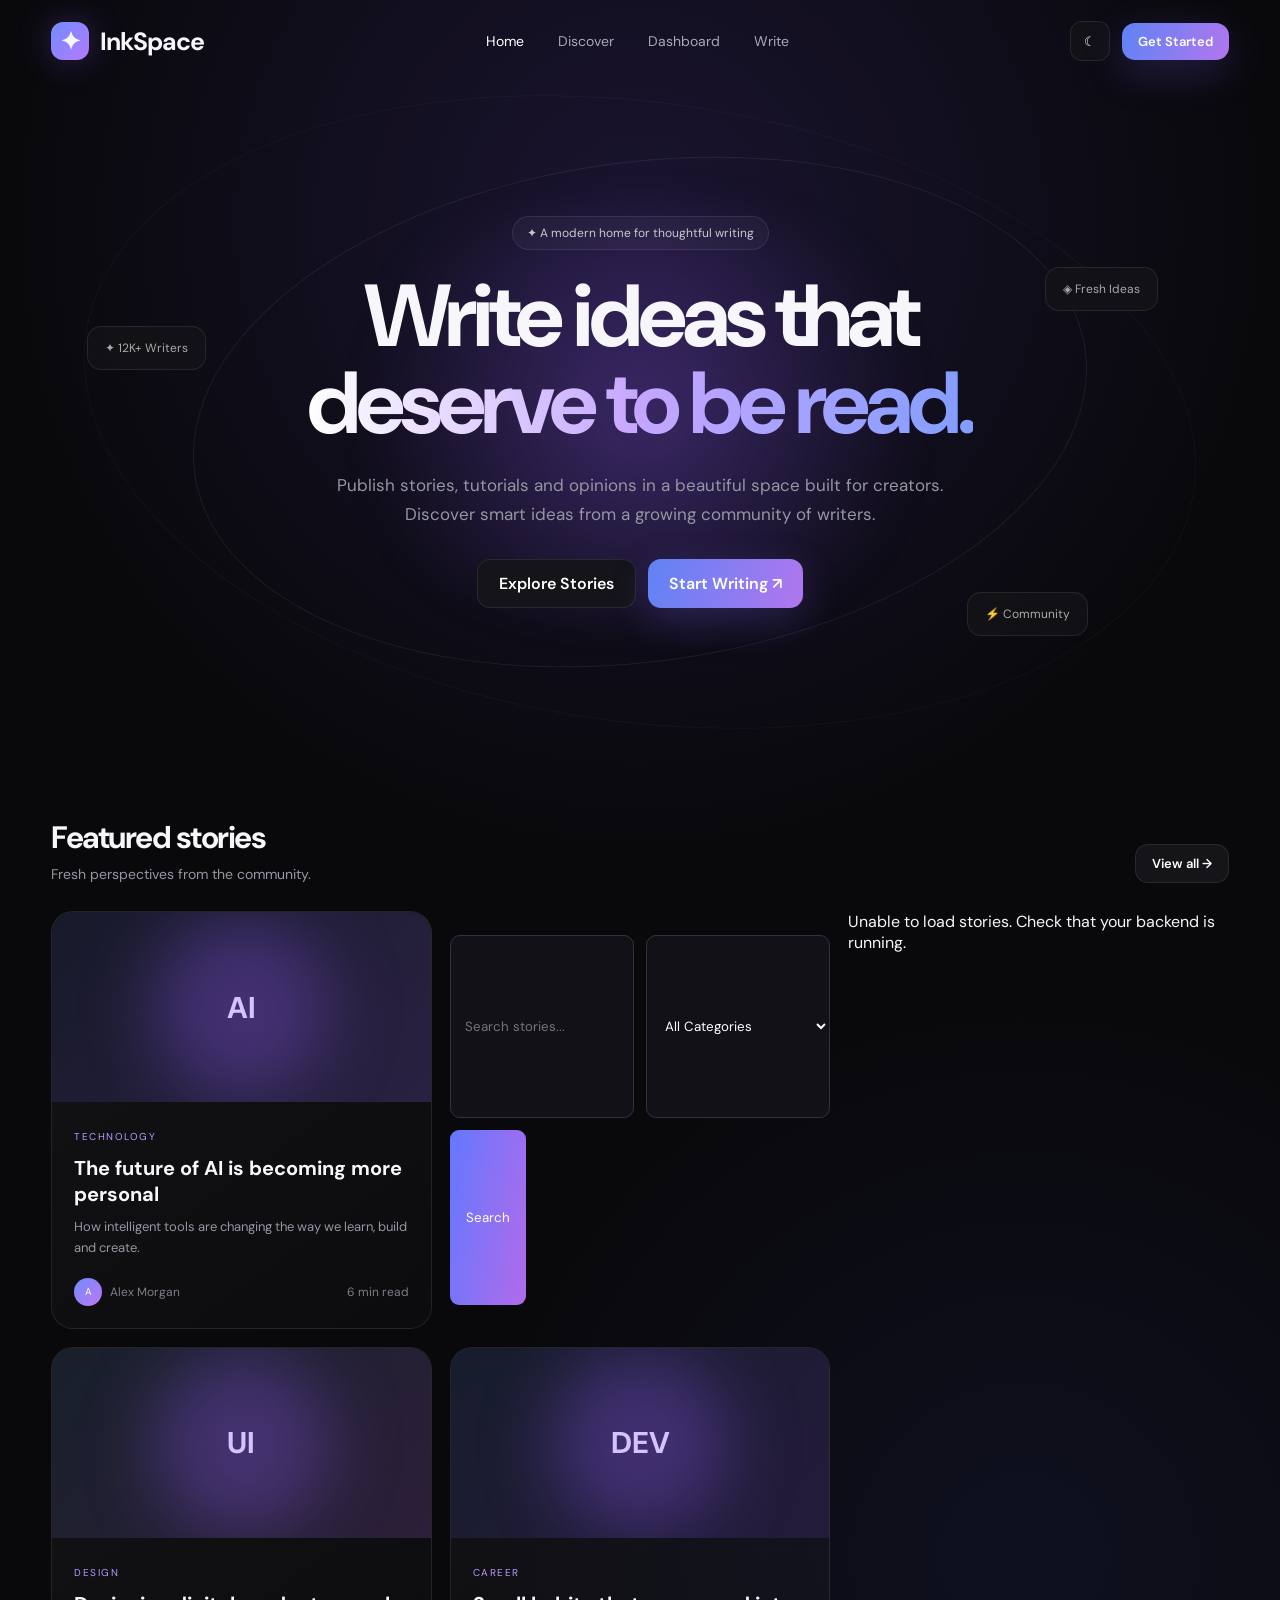
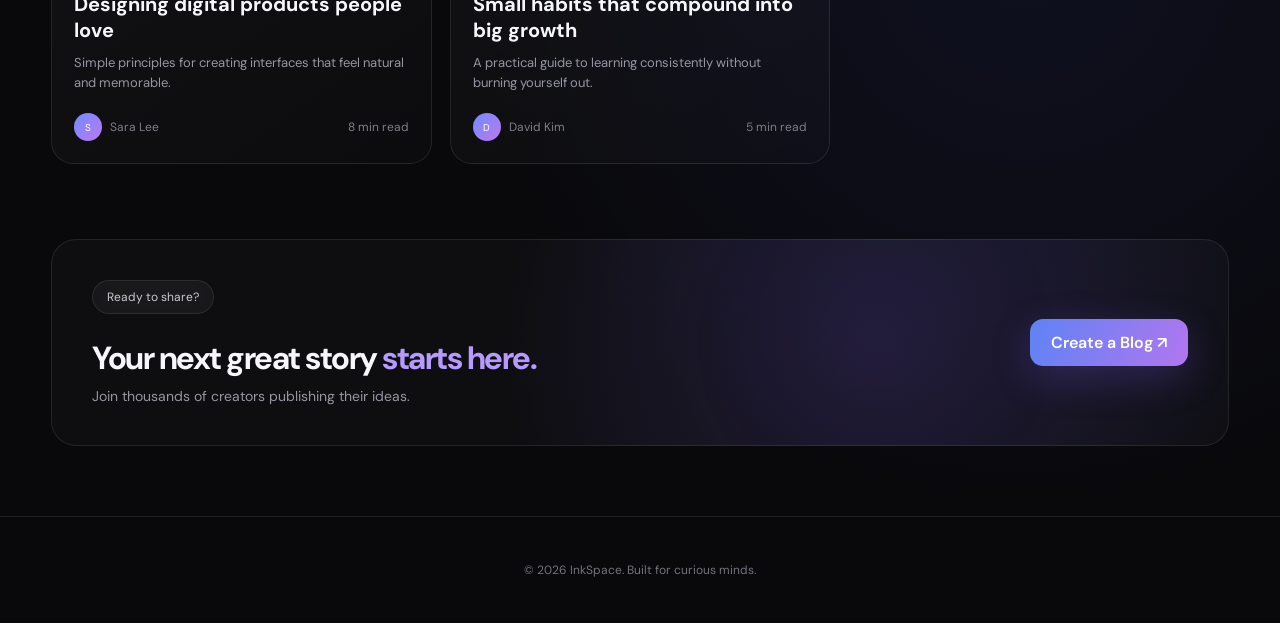
<file: index.html>
<!doctype html>
<html lang="en">
  <head>
    <meta charset="UTF-8" />
    <meta name="viewport" content="width=device-width, initial-scale=1.0" />
    <title>InkSpace - Modern Blog</title>
    <link rel="stylesheet" href="./style.css" />
  </head>

  <body>
    <header class="navbar container">
      <a href="index.html" class="logo">
        <span class="logo-icon">✦</span>
        InkSpace
      </a>

      <nav class="nav-links">
        <a href="index.html" class="active">Home</a>
        <a href="#featured">Discover</a>
        <a href="dashboard.html">Dashboard</a>
        <a href="create-blog.html">Write</a>
      </nav>

      <div class="nav-actions">
        <button class="theme-btn" id="themeBtn">☾</button>
        <a href="login.html" class="btn btn-primary small-btn"> Get Started </a>
      </div>
    </header>

    <main>
      <!-- HERO -->

      <section class="hero container">
        <div class="orbit orbit-one"></div>
        <div class="orbit orbit-two"></div>

        <div class="floating-card floating-one">✦ 12K+ Writers</div>

        <div class="floating-card floating-two">◈ Fresh Ideas</div>

        <div class="floating-card floating-three">⚡ Community</div>

        <div class="hero-content reveal">
          <span class="hero-badge">
            ✦ A modern home for thoughtful writing
          </span>

          <h1>
            Write ideas that
            <br />
            <span>deserve to be read.</span>
          </h1>

          <p>
            Publish stories, tutorials and opinions in a beautiful space built
            for creators. Discover smart ideas from a growing community of
            writers.
          </p>

          <div class="hero-buttons">
            <a href="#featured" class="btn btn-dark"> Explore Stories </a>

            <a href="create-blog.html" class="btn btn-primary">
              Start Writing ↗
            </a>
          </div>
        </div>
      </section>

      <!-- FEATURED POSTS -->

      <section class="section container" id="featured">
        <div class="section-heading">
          <div>
            <h2>Featured stories</h2>

            <p>Fresh perspectives from the community.</p>
          </div>

          <button class="btn btn-dark small-btn">View all →</button>
        </div>

        <div class="posts-grid" id="postsContainer">
          <!-- CARD 1 -->

          <article class="blog-card reveal">
            <div class="blog-image image-one">
              <span class="image-icon">AI</span>
            </div>

            <div class="blog-content">
              <span class="category"> TECHNOLOGY </span>

              <h3>The future of AI is becoming more personal</h3>

              <p>
                How intelligent tools are changing the way we learn, build and
                create.
              </p>

              <div class="blog-meta">
                <div class="author">
                  <span class="avatar">A</span>
                  Alex Morgan
                </div>

                <span> 6 min read </span>
              </div>
            </div>
          </article>

          <div class="blog-filters">
            <input
              type="search"
              id="searchInput"
              placeholder="Search stories..."
            />

            <select id="categoryFilter">
              <option value="All">All Categories</option>
              <option value="Technology">Technology</option>
              <option value="Programming">Programming</option>
              <option value="Lifestyle">Lifestyle</option>
              <option value="Education">Education</option>
              <option value="General">General</option>
            </select>

            <button id="filterButton">Search</button>
          </div>

          <div id="blogContainer" class="blog-grid"></div>

          <!-- CARD 2 -->

          <article class="blog-card reveal">
            <div class="blog-image image-two">
              <span class="image-icon">UI</span>
            </div>

            <div class="blog-content">
              <span class="category"> DESIGN </span>

              <h3>Designing digital products people love</h3>

              <p>
                Simple principles for creating interfaces that feel natural and
                memorable.
              </p>

              <div class="blog-meta">
                <div class="author">
                  <span class="avatar">S</span>
                  Sara Lee
                </div>

                <span> 8 min read </span>
              </div>
            </div>
          </article>

          <!-- CARD 3 -->

          <article class="blog-card reveal">
            <div class="blog-image image-three">
              <span class="image-icon">DEV</span>
            </div>

            <div class="blog-content">
              <span class="category"> CAREER </span>

              <h3>Small habits that compound into big growth</h3>

              <p>
                A practical guide to learning consistently without burning
                yourself out.
              </p>

              <div class="blog-meta">
                <div class="author">
                  <span class="avatar">D</span>
                  David Kim
                </div>

                <span> 5 min read </span>
              </div>
            </div>
          </article>
        </div>
      </section>

      <!-- CTA -->

      <section class="cta container reveal">
        <div>
          <span class="hero-badge"> Ready to share? </span>

          <h2>
            Your next great story
            <span>starts here.</span>
          </h2>

          <p>Join thousands of creators publishing their ideas.</p>
        </div>

        <a href="create-blog.html" class="btn btn-primary"> Create a Blog ↗ </a>
      </section>
    </main>

    <footer>
      © <span id="year"></span> InkSpace. Built for curious minds.
    </footer>

    <script src="./script.js"></script>
    <script src="./home.js"></script>
  </body>
</html>
</file>
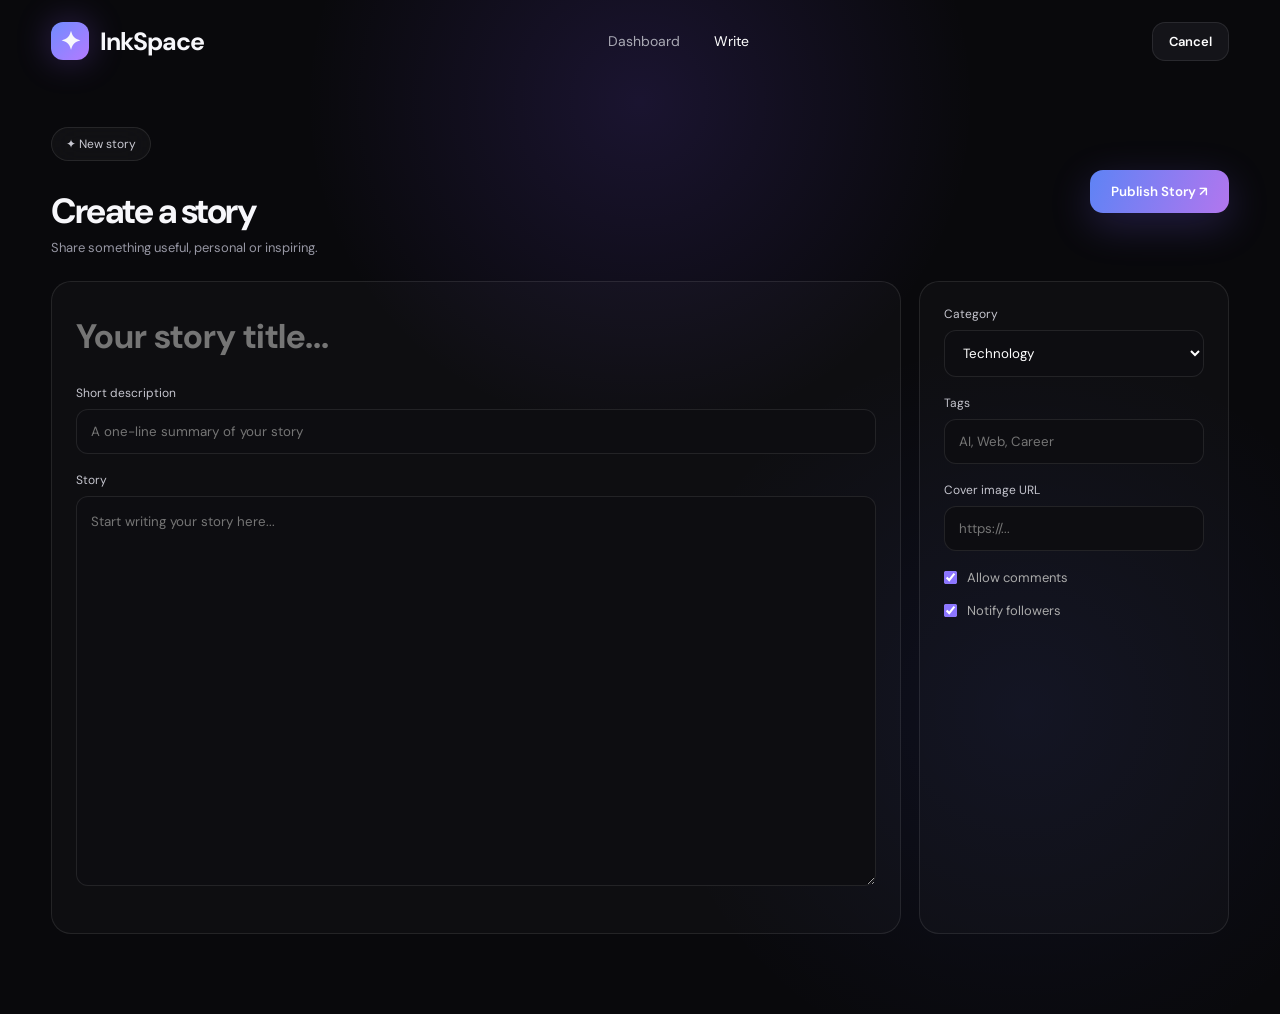
<file: create-blog.html>
<!DOCTYPE html>
<html lang="en">

<head>

    <meta charset="UTF-8">
    <meta name="viewport" content="width=device-width, initial-scale=1.0">

    <title>Create Blog - InkSpace</title>

    <link rel="stylesheet" href="./style.css">

</head>

<body>

<header class="navbar container">

    <a href="index.html" class="logo">
        <span class="logo-icon">✦</span>
        InkSpace
    </a>


    <nav class="nav-links">

        <a href="dashboard.html">
            Dashboard
        </a>

        <a href="create-blog.html" class="active">
            Write
        </a>

    </nav>


    <a href="dashboard.html" class="btn btn-dark small-btn">
        Cancel
    </a>

</header>


<main class="editor container">


    <div class="editor-header">

        <div>

            <span class="hero-badge">
                ✦ New story
            </span>

            <h1>
                Create a story
            </h1>

            <p>
                Share something useful, personal or inspiring.
            </p>

        </div>


        <button form="blogForm" class="btn btn-primary">
            Publish Story ↗
        </button>

    </div>


    <form id="blogForm">


        <div class="editor-layout">


            <!-- MAIN EDITOR -->

            <section class="editor-main">

                <div class="input-group">

                    <input
                        id="title"
                        class="title-input"
                        placeholder="Your story title..."
                        required
                    >

                </div>


                <div class="input-group">

                    <label>
                        Short description
                    </label>

                    <input
                        type="text"
                        placeholder="A one-line summary of your story"
                    >

                </div>


                <div class="input-group">

                    <label>
                        Story
                    </label>

                    <textarea
                        placeholder="Start writing your story here..."
                    ></textarea>

                </div>

            </section>


            <!-- SETTINGS -->

            <aside class="editor-side">

                <div class="input-group">

                    <label>
                        Category
                    </label>

                    <select>

                        <option>
                            Technology
                        </option>

                        <option>
                            Design
                        </option>

                        <option>
                            Career
                        </option>

                        <option>
                            Life
                        </option>

                        <option>
                            Business
                        </option>

                    </select>

                </div>


                <div class="input-group">

                    <label>
                        Tags
                    </label>

                    <input
                        type="text"
                        placeholder="AI, Web, Career"
                    >

                </div>


                <div class="input-group">

                    <label>
                        Cover image URL
                    </label>

                    <input
                        type="text"
                        placeholder="https://..."
                    >

                </div>


                <div class="check-option">

                    <input
                        type="checkbox"
                        checked
                    >

                    Allow comments

                </div>


                <div class="check-option">

                    <input
                        type="checkbox"
                        checked
                    >

                    Notify followers

                </div>

            </aside>


        </div>

    </form>

</main>


<script src="./script.js"></script>
<script src="./create-blog.js"></script>
</body>
</html>
</file>
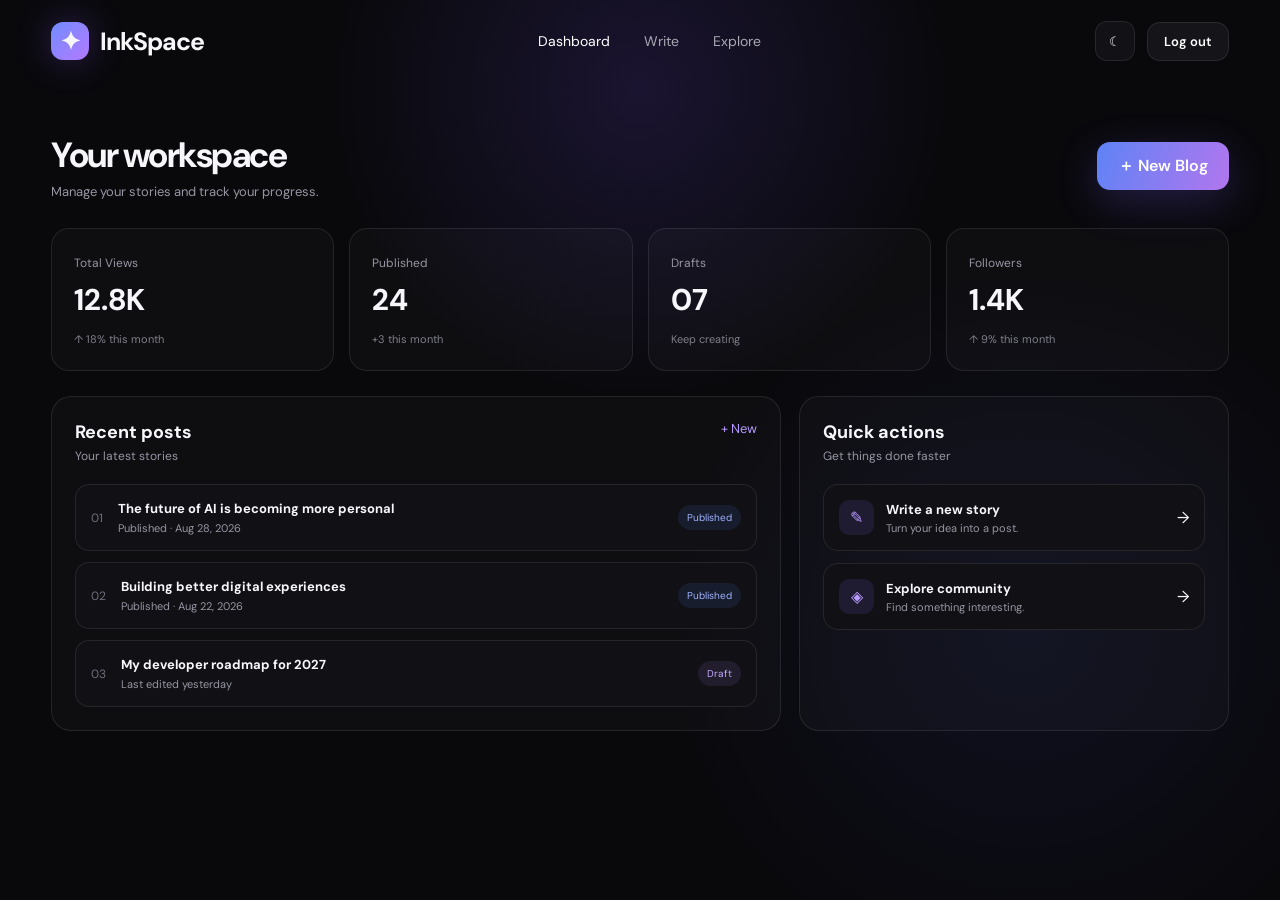
<file: dashboard.html>
<!DOCTYPE html>
<html lang="en">

<head>

    <meta charset="UTF-8">
    <meta name="viewport" content="width=device-width, initial-scale=1.0">

    <title>Dashboard - InkSpace</title>

    <link rel="stylesheet" href="./style.css">

</head>

<body>

<header class="navbar container">

    <a href="index.html" class="logo">
        <span class="logo-icon">✦</span>
        InkSpace
    </a>


    <nav class="nav-links">

        <a href="dashboard.html" class="active">
            Dashboard
        </a>

        <a href="create-blog.html">
            Write
        </a>

        <a href="index.html">
            Explore
        </a>

    </nav>


    <div class="nav-actions">

        <button class="theme-btn" id="themeBtn">
            ☾
        </button>

        <a href="index.html" class="btn btn-dark small-btn">
            Log out
        </a>

    </div>

</header>


<main class="dashboard container">


    <div class="dashboard-header">

        <div>

            <h1>
                Your workspace
            </h1>

            <p>
                Manage your stories and track your progress.
            </p>

        </div>


        <a href="create-blog.html" class="btn btn-primary">
            ＋ New Blog
        </a>

    </div>


    <!-- STATS -->

    <section class="stats-grid">

        <div class="stat-card reveal">

            <span>
                Total Views
            </span>

            <strong>
                12.8K
            </strong>

            <small>
                ↑ 18% this month
            </small>

        </div>


        <div class="stat-card reveal">

            <span>
                Published
            </span>

            <strong>
                24
            </strong>

            <small>
                +3 this month
            </small>

        </div>


        <div class="stat-card reveal">

            <span>
                Drafts
            </span>

            <strong>
                07
            </strong>

            <small>
                Keep creating
            </small>

        </div>


        <div class="stat-card reveal">

            <span>
                Followers
            </span>

            <strong>
                1.4K
            </strong>

            <small>
                ↑ 9% this month
            </small>

        </div>

    </section>


    <section class="dashboard-grid">


        <!-- POSTS -->

        <div class="dashboard-panel">

            <div class="panel-header">

                <div>
                    <h2>
                        Recent posts
                    </h2>

                    <p>
                        Your latest stories
                    </p>
                </div>

                <a href="create-blog.html">
                    + New
                </a>

            </div>


            <div class="post-list">

                <div class="post-row">

                    <div class="post-number">
                        01
                    </div>

                    <div class="post-info">

                        <h3>
                            The future of AI is becoming more personal
                        </h3>

                        <p>
                            Published · Aug 28, 2026
                        </p>

                    </div>

                    <span class="status published">
                        Published
                    </span>

                </div>


                <div class="post-row">

                    <div class="post-number">
                        02
                    </div>

                    <div class="post-info">

                        <h3>
                            Building better digital experiences
                        </h3>

                        <p>
                            Published · Aug 22, 2026
                        </p>

                    </div>

                    <span class="status published">
                        Published
                    </span>

                </div>


                <div class="post-row">

                    <div class="post-number">
                        03
                    </div>

                    <div class="post-info">

                        <h3>
                            My developer roadmap for 2027
                        </h3>

                        <p>
                            Last edited yesterday
                        </p>

                    </div>

                    <span class="status draft">
                        Draft
                    </span>

                </div>

            </div>

        </div>


        <!-- QUICK ACTIONS -->

        <aside class="dashboard-panel">

            <div class="panel-header">

                <div>

                    <h2>
                        Quick actions
                    </h2>

                    <p>
                        Get things done faster
                    </p>

                </div>

            </div>


            <div class="quick-actions">

                <a href="create-blog.html" class="quick-card">

                    <span class="quick-icon">
                        ✎
                    </span>

                    <div>

                        <h3>
                            Write a new story
                        </h3>

                        <p>
                            Turn your idea into a post.
                        </p>

                    </div>

                    <span>
                        →
                    </span>

                </a>


                <a href="index.html#featured" class="quick-card">

                    <span class="quick-icon">
                        ◈
                    </span>

                    <div>

                        <h3>
                            Explore community
                        </h3>

                        <p>
                            Find something interesting.
                        </p>

                    </div>

                    <span>
                        →
                    </span>

                </a>

            </div>

        </aside>

    </section>

</main>


<script src="./script.js"></script>

</body>
</html>
</file>
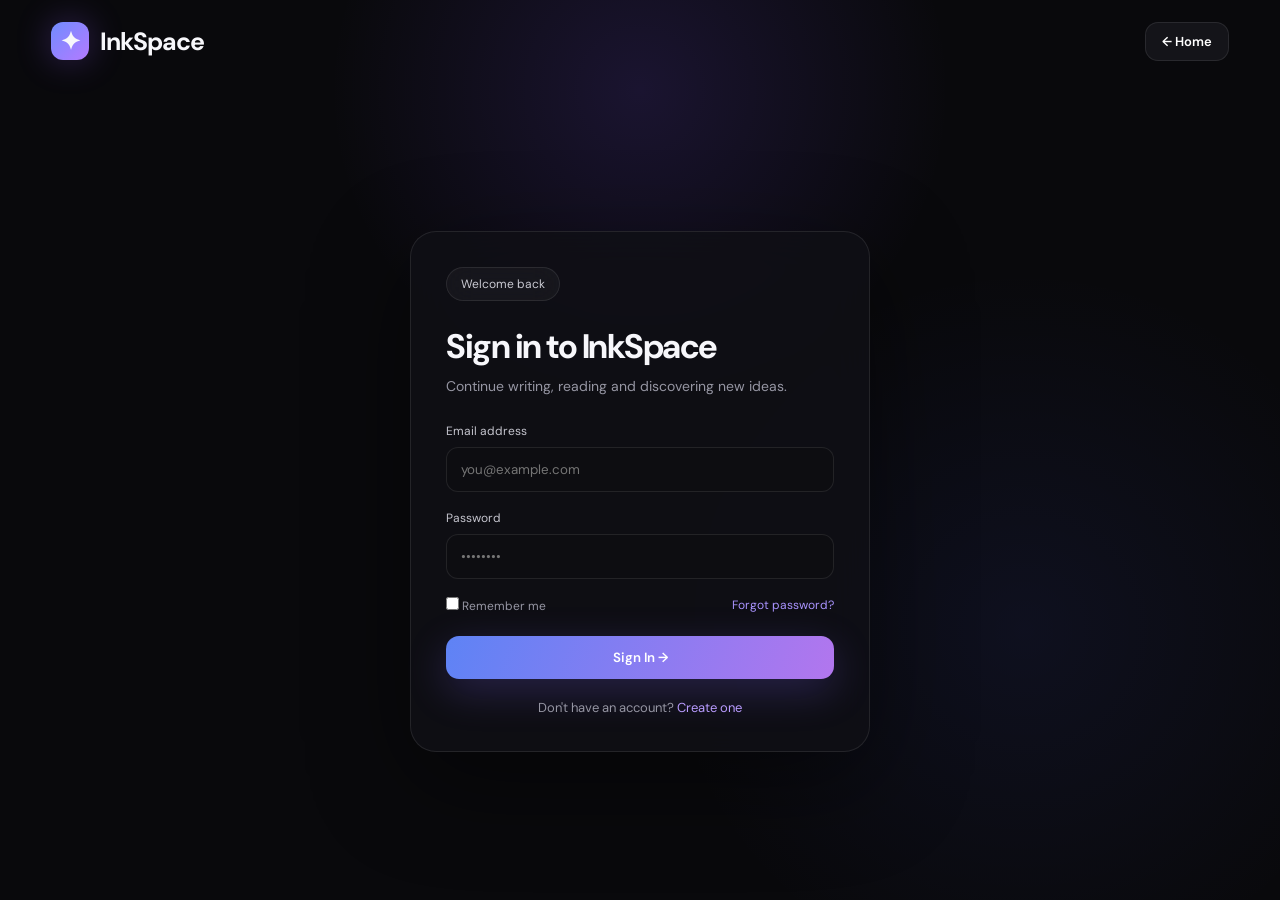
<file: login.html>
<!DOCTYPE html>
<html lang="en">

<head>

    <meta charset="UTF-8">
    <meta name="viewport" content="width=device-width, initial-scale=1.0">

    <title>Login - InkSpace</title>

    <link rel="stylesheet" href="./style.css">

</head>

<body>

<header class="navbar container">

    <a href="index.html" class="logo">
        <span class="logo-icon">✦</span>
        InkSpace
    </a>

    <a href="index.html" class="btn btn-dark small-btn">
        ← Home
    </a>

</header>


<main class="auth-wrapper">

    <section class="auth-card reveal">

        <span class="hero-badge">
            Welcome back
        </span>

        <h1>
            Sign in to InkSpace
        </h1>

        <p>
            Continue writing, reading and discovering
            new ideas.
        </p>


        <form id="loginForm">

            <div class="input-group">

                <label>Email address</label>

                <input
                    type="email"
                    placeholder="you@example.com"
                    required
                >

            </div>


            <div class="input-group">

                <label>Password</label>

                <input
                    type="password"
                    placeholder="••••••••"
                    required
                >

            </div>


            <div class="remember">

                <label>
                    <input type="checkbox">
                    Remember me
                </label>

                <a href="#">
                    Forgot password?
                </a>

            </div>


            <button class="btn btn-primary full-btn">
                Sign In →
            </button>

        </form>


        <div class="switch-text">

            Don't have an account?

            <a href="register.html">
                Create one
            </a>

        </div>

    </section>

</main>


<script src="./script.js"></script>
<script src="./login.js"></script>
</body>
</html>
</file>
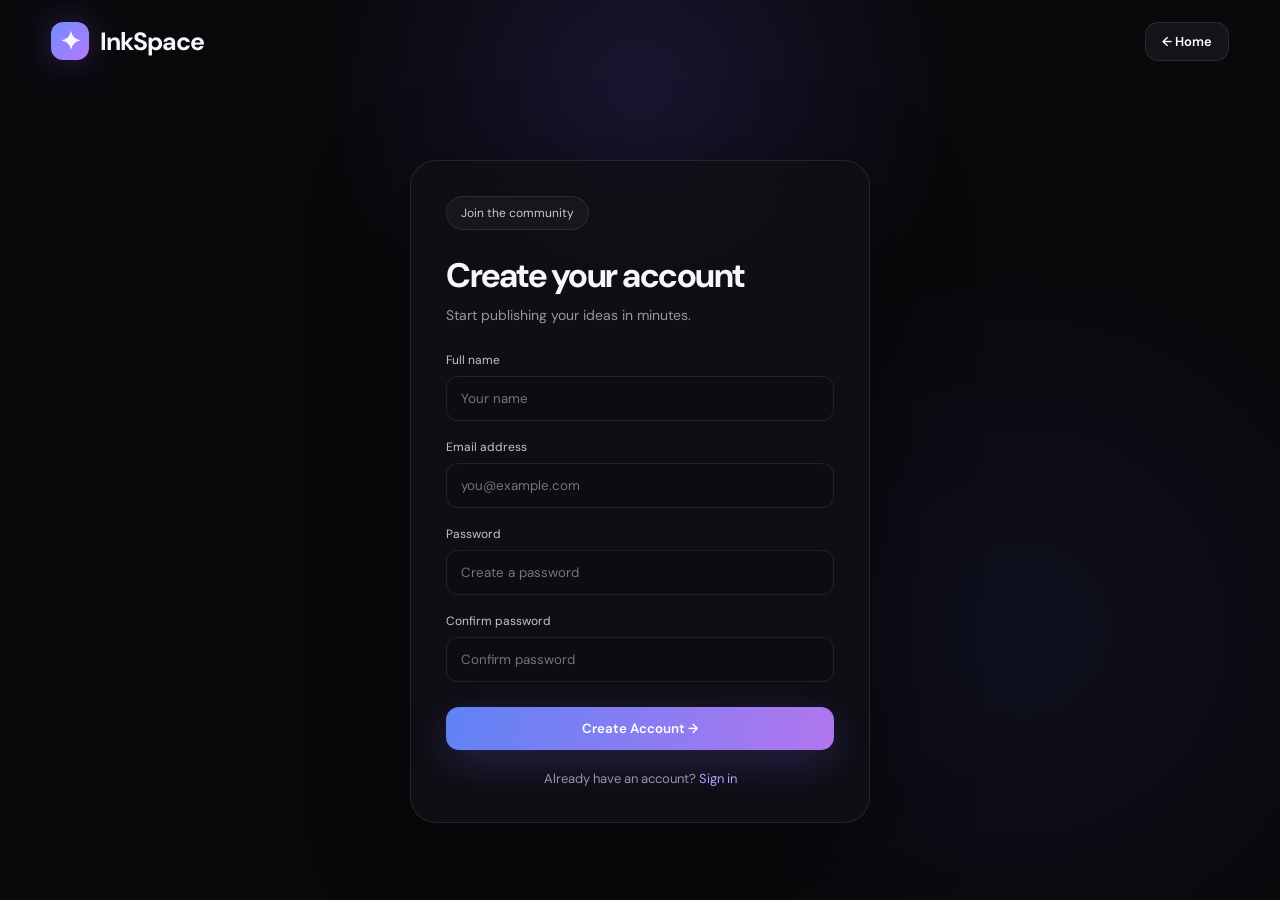
<file: register.html>
<!DOCTYPE html>
<html lang="en">

<head>

    <meta charset="UTF-8">
    <meta name="viewport" content="width=device-width, initial-scale=1.0">

    <title>Register - InkSpace</title>

    <link rel="stylesheet" href="./style.css">

</head>

<body>

<header class="navbar container">

    <a href="index.html" class="logo">
        <span class="logo-icon">✦</span>
        InkSpace
    </a>

    <a href="index.html" class="btn btn-dark small-btn">
        ← Home
    </a>

</header>


<main class="auth-wrapper">

    <section class="auth-card reveal">

        <span class="hero-badge">
            Join the community
        </span>

        <h1>
            Create your account
        </h1>

        <p>
            Start publishing your ideas in minutes.
        </p>


        <form id="registerForm">

            <div class="input-group">

                <label>Full name</label>

                <input
                    type="text"
                    placeholder="Your name"
                    required
                >

            </div>


            <div class="input-group">

                <label>Email address</label>

                <input
                    type="email"
                    placeholder="you@example.com"
                    required
                >

            </div>


            <div class="input-group">

                <label>Password</label>

                <input
                    type="password"
                    placeholder="Create a password"
                    required
                >

            </div>


            <div class="input-group">

                <label>Confirm password</label>

                <input
                    type="password"
                    placeholder="Confirm password"
                    required
                >

            </div>


            <button class="btn btn-primary full-btn">
                Create Account →
            </button>

        </form>


        <div class="switch-text">

            Already have an account?

            <a href="login.html">
                Sign in
            </a>

        </div>

    </section>

</main>


<script src="./script.js"></script>
<script src="./register.js"></script>
</body>
</html>
</file>
<file: style.css>
@import url("https://fonts.googleapis.com/css2?family=DM+Sans:wght@400;500;600;700&family=Playfair+Display:wght@600;700&display=swap");

:root {
  --bg: #09090c;

  --panel: #101014;

  --panel-light: #15151b;

  --border: rgba(255, 255, 255, 0.09);

  --text: #f7f7fb;

  --muted: #9696a3;

  --blue: #718cff;

  --purple: #b37aff;

  --glow: rgba(145, 94, 255, 0.3);
}

* {
  margin: 0;
  padding: 0;
  box-sizing: border-box;
}

html {
  scroll-behavior: smooth;
}

body {
  min-height: 100vh;

  background:
    radial-gradient(
      circle at 50% 10%,
      rgba(125, 83, 255, 0.15),
      transparent 30%
    ),
    radial-gradient(
      circle at 80% 70%,
      rgba(80, 100, 255, 0.08),
      transparent 30%
    ),
    var(--bg);

  color: var(--text);

  font-family: "DM Sans", sans-serif;

  overflow-x: hidden;
}

body::before {
  content: "";

  position: fixed;

  inset: 0;

  pointer-events: none;

  opacity: 0.16;

  background-image:
    linear-gradient(rgba(255, 255, 255, 0.025) 1px, transparent 1px),
    linear-gradient(90deg, rgba(255, 255, 255, 0.025) 1px, transparent 1px);

  background-size: 70px 70px;
}

a {
  color: inherit;
  text-decoration: none;
}

button,
input,
textarea,
select {
  font-family: inherit;
}

.container {
  width: min(1180px, 92%);

  margin: auto;
}

/* =========================
   NAVBAR
========================= */

.navbar {
  height: 82px;

  display: flex;

  align-items: center;

  justify-content: space-between;

  position: relative;

  z-index: 20;
}

.logo {
  display: flex;

  align-items: center;

  gap: 11px;

  font-size: 25px;

  font-weight: 700;

  letter-spacing: -1px;
}

.logo-icon {
  width: 38px;

  height: 38px;

  display: grid;

  place-items: center;

  border-radius: 12px;

  background: linear-gradient(135deg, var(--blue), var(--purple));

  box-shadow: 0 0 35px var(--glow);
}

.nav-links {
  display: flex;

  gap: 34px;

  color: #a9a9b4;

  font-size: 14px;
}

.nav-links a {
  transition: 0.25s;
}

.nav-links a:hover,
.nav-links .active {
  color: white;
}

.nav-actions {
  display: flex;

  align-items: center;

  gap: 12px;
}

.theme-btn {
  width: 40px;

  height: 40px;

  border-radius: 12px;

  border: 1px solid var(--border);

  background: #111116;

  color: white;

  cursor: pointer;
}

/* =========================
   BUTTONS
========================= */

.btn {
  border: none;

  border-radius: 13px;

  padding: 13px 21px;

  color: white;

  cursor: pointer;

  font-weight: 600;

  display: inline-flex;

  align-items: center;

  justify-content: center;

  gap: 8px;

  transition: 0.3s;
}

.btn:hover {
  transform: translateY(-3px);
}

.btn-primary {
  background: linear-gradient(110deg, #5e83f5, #b276ee);

  box-shadow: 0 12px 40px rgba(126, 101, 255, 0.23);
}

.btn-dark {
  background: #141419;

  border: 1px solid var(--border);
}

.small-btn {
  padding: 10px 16px;

  font-size: 13px;
}

.full-btn {
  width: 100%;

  margin-top: 7px;
}

/* =========================
   HERO
========================= */

.hero {
  min-height: 660px;

  display: flex;

  justify-content: center;

  align-items: center;

  text-align: center;

  position: relative;
}

.hero::before {
  content: "";

  position: absolute;

  width: 700px;

  height: 400px;

  border-radius: 50%;

  background: radial-gradient(circle, var(--glow), transparent 68%);

  filter: blur(25px);

  animation: glowPulse 5s infinite;
}

.hero-content {
  position: relative;

  z-index: 2;

  max-width: 850px;
}

.hero-badge {
  display: inline-flex;

  padding: 8px 14px;

  border-radius: 999px;

  border: 1px solid var(--border);

  background: rgba(255, 255, 255, 0.035);

  color: #c9c9d2;

  font-size: 12px;

  margin-bottom: 23px;

  -webkit-backdrop-filter: blur(15px);
  backdrop-filter: blur(15px);
}

.hero h1 {
  font-size: clamp(48px, 7vw, 88px);

  line-height: 0.98;

  letter-spacing: -5px;

  margin-bottom: 25px;
}

.hero h1 span {
  background: linear-gradient(90deg, #ffffff, #c5a6ff, #829dff);

  -webkit-background-clip: text;

  background-clip: text;

  color: transparent;
}

.hero p {
  max-width: 670px;

  margin: auto;

  color: var(--muted);

  font-size: 17px;

  line-height: 1.7;
}

.hero-buttons {
  display: flex;

  justify-content: center;

  gap: 12px;

  margin-top: 30px;
}

/* =========================
   ORBITS
========================= */

.orbit {
  position: absolute;

  border: 1px solid rgba(255, 255, 255, 0.07);

  border-radius: 50%;
}

.orbit-one {
  width: 900px;

  height: 500px;

  transform: rotate(-8deg);
}

.orbit-two {
  width: 1120px;

  height: 620px;

  transform: rotate(8deg);

  opacity: 0.5;
}

/* =========================
   FLOATING CARDS
========================= */

.floating-card {
  position: absolute;

  padding: 13px 17px;

  border-radius: 14px;

  background: rgba(20, 20, 25, 0.7);

  border: 1px solid var(--border);

  -webkit-backdrop-filter: blur(15px);
  backdrop-filter: blur(15px);

  color: #aaa;

  font-size: 12px;

  animation: floating 5s ease-in-out infinite;
}

.floating-one {
  left: 3%;

  top: 37%;
}

.floating-two {
  right: 6%;

  top: 28%;

  animation-delay: 1s;
}

.floating-three {
  right: 12%;

  bottom: 16%;

  animation-delay: 2s;
}

/* =========================
   SECTIONS
========================= */

.section {
  padding: 75px 0;
}

.section-heading {
  display: flex;

  align-items: end;

  justify-content: space-between;

  margin-bottom: 28px;
}

.section-heading h2 {
  font-size: 31px;

  letter-spacing: -1.5px;
}

.section-heading p {
  color: var(--muted);

  font-size: 14px;

  margin-top: 7px;
}

/* =========================
   BLOG CARDS
========================= */

.posts-grid {
  display: grid;

  grid-template-columns: repeat(3, 1fr);

  gap: 18px;
}

.blog-card {
  border-radius: 22px;

  overflow: hidden;

  border: 1px solid var(--border);

  background: linear-gradient(
    145deg,
    rgba(255, 255, 255, 0.045),
    rgba(255, 255, 255, 0.015)
  );

  transition: 0.35s;
}

.blog-card:hover {
  transform: translateY(-8px);

  border-color: rgba(179, 124, 255, 0.4);

  box-shadow: 0 25px 70px rgba(0, 0, 0, 0.35);
}

.blog-image {
  height: 190px;

  display: grid;

  place-items: center;

  position: relative;

  overflow: hidden;
}

.blog-image::before {
  content: "";

  width: 180px;

  height: 180px;

  border-radius: 50%;

  position: absolute;

  background: var(--glow);

  filter: blur(35px);
}

.image-one {
  background: linear-gradient(135deg, #171a2a, #2a2142);
}

.image-two {
  background: linear-gradient(135deg, #18202b, #2c1f39);
}

.image-three {
  background: linear-gradient(135deg, #171d2d, #241b3b);
}

.image-icon {
  position: relative;

  z-index: 2;

  font-size: 30px;

  font-weight: 700;

  color: #d3c4ff;
}

.blog-content {
  padding: 22px;
}

.category {
  color: #b99aff;

  font-size: 10px;

  letter-spacing: 1.5px;
}

.blog-content h3 {
  font-size: 20px;

  line-height: 1.3;

  margin: 10px 0;
}

.blog-content p {
  color: var(--muted);

  font-size: 13px;

  line-height: 1.6;
}

.blog-meta {
  margin-top: 19px;

  display: flex;

  justify-content: space-between;

  align-items: center;

  color: #7e7e89;

  font-size: 12px;
}

.author {
  display: flex;

  align-items: center;

  gap: 8px;
}

.avatar {
  width: 28px;

  height: 28px;

  border-radius: 50%;

  display: grid;

  place-items: center;

  background: linear-gradient(135deg, #6f8cff, #bd78ef);

  color: white;

  font-size: 10px;
}

/* =========================
   CTA
========================= */

.cta {
  margin-bottom: 70px;

  padding: 40px;

  border-radius: 25px;

  border: 1px solid var(--border);

  background:
    radial-gradient(
      circle at 70% 50%,
      rgba(132, 95, 255, 0.16),
      transparent 45%
    ),
    rgba(255, 255, 255, 0.025);

  display: flex;

  align-items: center;

  justify-content: space-between;
}

.cta h2 {
  font-size: 32px;

  letter-spacing: -1.5px;

  margin-bottom: 8px;
}

.cta h2 span {
  color: #b69aff;
}

.cta p {
  color: var(--muted);

  font-size: 14px;
}

.blog-filters {
  display: flex;
  flex-wrap: wrap;
  gap: 12px;
  margin: 24px 0;
}

.blog-filters input,
.blog-filters select {
  flex: 1;
  min-width: 150px;
  padding: 12px 14px;
  color: #fff;
  background: #111117;
  border: 1px solid #34313f;
  border-radius: 10px;
}

.blog-filters button,
.blog-actions button {
  padding: 10px 16px;
  color: #fff;
  background: linear-gradient(100deg, #6378ff, #b16bea);
  border: 0;
  border-radius: 9px;
  cursor: pointer;
}

.blog-actions {
  display: flex;
  gap: 10px;
  margin-top: 16px;
}

.blog-actions button {
  background: #24212f;
  border: 1px solid #51456b;
}

.blog-actions button:hover,
.blog-filters button:hover {
  opacity: 0.85;
}

.blog-card-content a {
  color: #b49aff;
  text-decoration: none;
}

@media (max-width: 600px) {
  .blog-filters {
    flex-direction: column;
  }

  .blog-filters input,
  .blog-filters select,
  .blog-filters button {
    width: 100%;
    box-sizing: border-box;
  }
}

/* =========================
   AUTH
========================= */

.auth-wrapper {
  min-height: calc(100vh - 82px);

  display: grid;

  place-items: center;

  padding: 45px 20px;
}

.auth-card {
  width: min(460px, 100%);

  padding: 35px;

  border-radius: 26px;

  background: rgba(16, 16, 21, 0.86);

  border: 1px solid var(--border);

  box-shadow: 0 30px 100px rgba(0, 0, 0, 0.45);

  -webkit-backdrop-filter: blur(20px);
  backdrop-filter: blur(20px);
}

.auth-card h1 {
  font-size: 34px;

  letter-spacing: -1.5px;

  margin-bottom: 8px;
}

.auth-card > p {
  color: var(--muted);

  font-size: 14px;

  margin-bottom: 28px;
}

.input-group {
  margin-bottom: 18px;
}

.input-group label {
  display: block;

  font-size: 12px;

  color: #c5c5ce;

  margin-bottom: 8px;
}

.input-group input,
.input-group textarea,
.input-group select {
  width: 100%;

  border: 1px solid var(--border);

  background: #0d0d11;

  color: white;

  border-radius: 12px;

  padding: 13px 14px;

  outline: none;

  transition: 0.25s;
}

.input-group input:focus,
.input-group textarea:focus,
.input-group select:focus {
  border-color: #8b78ff;

  box-shadow: 0 0 0 3px rgba(139, 120, 255, 0.1);
}

.remember {
  display: flex;

  justify-content: space-between;

  color: var(--muted);

  font-size: 12px;

  margin-bottom: 15px;
}

.remember a {
  color: #aa94ff;
}

.remember input {
  accent-color: #8c76ff;
}

.switch-text {
  text-align: center;

  margin-top: 20px;

  color: var(--muted);

  font-size: 13px;
}

.switch-text a {
  color: #b99cff;
}

/* =========================
   DASHBOARD
========================= */

.dashboard {
  padding: 50px 0 80px;
}

.dashboard-header {
  display: flex;

  align-items: center;

  justify-content: space-between;

  margin-bottom: 28px;
}

.dashboard-header h1 {
  font-size: 35px;

  letter-spacing: -1.5px;
}

.dashboard-header p {
  color: var(--muted);

  font-size: 13px;

  margin-top: 5px;
}

.stats-grid {
  display: grid;

  grid-template-columns: repeat(4, 1fr);

  gap: 15px;

  margin-bottom: 25px;
}

.stat-card {
  padding: 22px;

  border-radius: 18px;

  border: 1px solid var(--border);

  background: rgba(255, 255, 255, 0.025);
}

.stat-card span {
  color: var(--muted);

  font-size: 12px;
}

.stat-card strong {
  display: block;

  font-size: 30px;

  margin: 8px 0;
}

.stat-card small {
  color: #7f7f8b;

  font-size: 11px;
}

.dashboard-grid {
  display: grid;

  grid-template-columns: 1.7fr 1fr;

  gap: 18px;
}

.dashboard-panel {
  padding: 23px;

  border-radius: 20px;

  border: 1px solid var(--border);

  background: rgba(255, 255, 255, 0.025);
}

.panel-header {
  display: flex;

  justify-content: space-between;

  margin-bottom: 20px;
}

.panel-header h2 {
  font-size: 18px;
}

.panel-header p {
  color: var(--muted);

  font-size: 12px;

  margin-top: 4px;
}

.panel-header > a {
  color: #b69aff;

  font-size: 13px;
}

.post-list {
  display: grid;

  gap: 11px;
}

.post-row {
  display: flex;

  align-items: center;

  gap: 15px;

  padding: 15px;

  border-radius: 14px;

  border: 1px solid var(--border);

  background: #101015;
}

.post-number {
  color: #706e7b;

  font-size: 12px;
}

.post-info {
  flex: 1;
}

.post-info h3 {
  font-size: 13px;
}

.post-info p {
  color: var(--muted);

  font-size: 11px;

  margin-top: 4px;
}

.status {
  font-size: 10px;

  padding: 6px 9px;

  border-radius: 999px;
}

.published {
  background: rgba(100, 150, 255, 0.1);

  color: #9eb1ff;
}

.draft {
  background: rgba(190, 150, 255, 0.1);

  color: #c5a7ff;
}

.quick-actions {
  display: grid;

  gap: 12px;
}

.quick-card {
  display: flex;

  align-items: center;

  gap: 12px;

  padding: 15px;

  border-radius: 15px;

  border: 1px solid var(--border);

  background: #101015;

  transition: 0.25s;
}

.quick-card:hover {
  transform: translateX(5px);

  border-color: rgba(179, 124, 255, 0.35);
}

.quick-icon {
  width: 35px;

  height: 35px;

  display: grid;

  place-items: center;

  border-radius: 10px;

  background: rgba(140, 110, 255, 0.12);

  color: #b99cff;
}

.quick-card div {
  flex: 1;
}

.quick-card h3 {
  font-size: 13px;
}

.quick-card p {
  color: var(--muted);

  font-size: 11px;

  margin-top: 3px;
}

/* =========================
   EDITOR
========================= */

.editor {
  padding: 45px 0 80px;
}

.editor-header {
  display: flex;

  justify-content: space-between;

  align-items: center;

  margin-bottom: 25px;
}

.editor-header h1 {
  font-size: 35px;

  letter-spacing: -1.5px;

  margin-top: 4px;
}

.editor-header p {
  color: var(--muted);

  font-size: 13px;

  margin-top: 5px;
}

.editor-layout {
  display: grid;

  grid-template-columns: 1fr 310px;

  gap: 18px;
}

.editor-main,
.editor-side {
  padding: 24px;

  border-radius: 20px;

  border: 1px solid var(--border);

  background: rgba(255, 255, 255, 0.025);
}

.title-input {
  font-size: 34px !important;

  font-weight: 700;

  border: none !important;

  background: transparent !important;

  padding: 8px 0 !important;
}

.title-input:focus {
  box-shadow: none !important;
}

.editor textarea {
  min-height: 390px;

  resize: vertical;

  line-height: 1.8;
}

.check-option {
  display: flex;

  align-items: center;

  gap: 10px;

  color: #aaa;

  font-size: 13px;

  margin: 16px 0;
}

.check-option input {
  accent-color: #8c76ff;
}

/* =========================
   FOOTER
========================= */

footer {
  padding: 45px 20px;

  text-align: center;

  color: #73737e;

  font-size: 12px;

  border-top: 1px solid var(--border);
}

/* =========================
   ANIMATIONS
========================= */

.reveal {
  animation: revealAnimation 0.8s both;
}

@keyframes revealAnimation {
  from {
    opacity: 0;

    transform: translateY(25px);
  }

  to {
    opacity: 1;

    transform: translateY(0);
  }
}

@keyframes floating {
  0%,
  100% {
    transform: translateY(0);
  }

  50% {
    transform: translateY(-13px);
  }
}

@keyframes glowPulse {
  0%,
  100% {
    transform: scale(1);

    opacity: 0.75;
  }

  50% {
    transform: scale(1.15);

    opacity: 0.5;
  }
}
/* =========================================
   RESPONSIVE DESIGN
========================================= */

/* =========================
   TABLET
========================= */

@media (max-width: 1100px) {
  .container {
    width: 92%;
  }

  .hero h1 {
    font-size: 72px;
  }

  .posts-grid {
    grid-template-columns: repeat(2, 1fr);
  }

  .posts-grid .blog-card:last-child {
    grid-column: 1 / -1;
    max-width: 500px;
    margin: auto;
  }

  .stats-grid {
    grid-template-columns: repeat(2, 1fr);
  }

  .dashboard-grid {
    grid-template-columns: 1fr;
  }

  .editor-layout {
    grid-template-columns: 1fr 280px;
  }
}

/* =========================
   SMALL TABLET
========================= */

@media (max-width: 850px) {
  .navbar {
    height: 72px;
  }

  .nav-links {
    display: none;
  }

  .logo {
    font-size: 22px;
  }

  .logo-icon {
    width: 35px;
    height: 35px;
  }

  .hero {
    min-height: 560px;
    padding: 50px 0;
  }

  .hero h1 {
    font-size: clamp(48px, 8vw, 68px);
    letter-spacing: -4px;
  }

  .hero p {
    max-width: 600px;
    font-size: 15px;
  }

  .floating-card {
    display: none;
  }

  .orbit-one {
    width: 700px;
    height: 420px;
  }

  .orbit-two {
    width: 850px;
    height: 500px;
  }

  .section {
    padding: 50px 0;
  }

  .dashboard-grid {
    grid-template-columns: 1fr;
  }

  .editor-layout {
    grid-template-columns: 1fr;
  }
}

/* =========================
   MOBILE
========================= */

@media (max-width: 600px) {
  /* GENERAL */

  .container {
    width: 92%;
  }

  body {
    font-size: 14px;
  }

  /* =========================
       NAVBAR
    ========================= */

  .navbar {
    height: 65px;
  }

  .logo {
    font-size: 19px;
  }

  .logo-icon {
    width: 31px;
    height: 31px;
    border-radius: 9px;
  }

  .nav-links {
    display: none;
  }

  .nav-actions {
    gap: 7px;
  }

  .theme-btn {
    width: 35px;
    height: 35px;
  }

  .nav-actions .btn {
    display: inline-flex;
    padding: 9px 12px;
    font-size: 10px;
  }

  /* =========================
       HERO
    ========================= */

  .hero {
    /* IMPORTANT:
           No unwanted extra gap */
    min-height: auto !important;
    height: auto !important;

    padding-top: 45px !important;
    padding-bottom: 0 !important;

    margin-bottom: 0 !important;

    display: flex;
    align-items: center;
    justify-content: center;
  }

  .hero::before {
    width: 360px;
    height: 280px;
  }

  .hero-content {
    width: 100%;
  }

  .hero-badge {
    font-size: 9px;
    padding: 7px 10px;
    margin-bottom: 22px;
  }

  .hero h1 {
    font-size: 43px;

    line-height: 1.02;

    letter-spacing: -2.8px;

    margin-bottom: 20px;
  }

  .hero p {
    font-size: 12px;

    line-height: 1.65;

    max-width: 340px;

    margin: 0 auto;
  }

  /* =========================
       HERO BUTTONS
    ========================= */

  .hero-buttons {
    width: 100%;

    display: flex;

    flex-direction: column;

    gap: 8px;

    margin-top: 25px;
  }

  .hero-buttons .btn {
    width: 100%;

    min-height: 39px;

    padding: 10px 15px;

    font-size: 11px;
  }

  /* =========================
       FEATURED SECTION
       NO EXTRA GAP
    ========================= */

  .section {
    padding-top: 55px !important;

    padding-bottom: 45px !important;

    margin-top: 0 !important;

    margin-bottom: 0 !important;
  }

  main > .section {
    margin-top: 0 !important;
  }

  .section-heading {
    display: flex;

    flex-direction: column;

    align-items: flex-start;

    gap: 12px;

    margin-bottom: 18px;
  }

  .section-heading h2 {
    font-size: 25px;

    letter-spacing: -1px;
  }

  .section-heading p {
    font-size: 11px;

    margin-top: 4px;
  }

  .section-heading .btn {
    width: 100%;

    min-height: 35px;

    font-size: 10px;

    padding: 8px 12px;
  }

  /* =========================
       BLOG CARDS
    ========================= */

  .posts-grid {
    grid-template-columns: 1fr;

    gap: 16px;

    margin-top: 0;
  }

  .posts-grid .blog-card:last-child {
    grid-column: auto;

    max-width: none;

    width: 100%;
  }

  .blog-card {
    width: 100%;

    border-radius: 15px;
  }

  .blog-image {
    height: 155px;
  }

  .blog-content {
    padding: 16px;
  }

  .category {
    font-size: 8px;

    letter-spacing: 1px;
  }

  .blog-content h3 {
    font-size: 16px;

    line-height: 1.35;

    margin: 8px 0;
  }

  .blog-content p {
    font-size: 11px;

    line-height: 1.55;
  }

  .blog-meta {
    margin-top: 14px;

    font-size: 10px;
  }

  .avatar {
    width: 25px;

    height: 25px;

    font-size: 9px;
  }

  /* =========================
       CTA
    ========================= */

  .cta {
    margin-top: 15px;

    margin-bottom: 35px;

    padding: 22px;

    border-radius: 17px;

    display: flex;

    flex-direction: column;

    align-items: flex-start;

    gap: 18px;
  }

  .cta h2 {
    font-size: 25px;

    letter-spacing: -1px;
  }

  .cta p {
    font-size: 11px;
  }

  .cta .btn {
    width: 100%;
  }

  /* =========================
       LOGIN / REGISTER
    ========================= */

  .auth-wrapper {
    min-height: calc(100vh - 65px);

    padding: 25px 15px;
  }

  .auth-card {
    width: 100%;

    padding: 23px 18px;

    border-radius: 18px;
  }

  .auth-card h1 {
    font-size: 27px;

    letter-spacing: -1px;
  }

  .auth-card > p {
    font-size: 12px;

    margin-bottom: 22px;
  }

  .input-group {
    margin-bottom: 15px;
  }

  .input-group label {
    font-size: 11px;
  }

  .input-group input,
  .input-group textarea,
  .input-group select {
    padding: 11px;

    font-size: 12px;
  }

  .full-btn {
    min-height: 40px;

    font-size: 12px;
  }

  .remember {
    font-size: 10px;
  }

  .switch-text {
    font-size: 11px;
  }

  /* =========================
       DASHBOARD
    ========================= */

  .dashboard {
    padding-top: 30px;

    padding-bottom: 45px;
  }

  .dashboard-header {
    flex-direction: column;

    align-items: flex-start;

    gap: 15px;
  }

  .dashboard-header h1 {
    font-size: 28px;

    letter-spacing: -1px;
  }

  .dashboard-header p {
    font-size: 11px;
  }

  .dashboard-header .btn {
    width: 100%;
  }

  /* =========================
       STAT CARDS
    ========================= */

  .stats-grid {
    grid-template-columns: repeat(2, 1fr);

    gap: 9px;

    margin-bottom: 16px;
  }

  .stat-card {
    padding: 15px;

    border-radius: 14px;
  }

  .stat-card span {
    font-size: 9px;
  }

  .stat-card strong {
    font-size: 23px;

    margin: 6px 0;
  }

  .stat-card small {
    font-size: 9px;
  }

  /* =========================
       DASHBOARD PANELS
    ========================= */

  .dashboard-panel {
    padding: 16px;

    border-radius: 15px;
  }

  .panel-header {
    margin-bottom: 15px;
  }

  .panel-header h2 {
    font-size: 16px;
  }

  .panel-header p {
    font-size: 10px;
  }

  .panel-header > a {
    font-size: 11px;
  }

  /* =========================
       POST LIST
    ========================= */

  .post-list {
    gap: 8px;
  }

  .post-row {
    padding: 11px;

    gap: 8px;

    border-radius: 11px;
  }

  .post-number {
    display: none;
  }

  .post-info {
    min-width: 0;
  }

  .post-info h3 {
    font-size: 11px;

    line-height: 1.4;
  }

  .post-info p {
    font-size: 9px;
  }

  .status {
    flex-shrink: 0;

    font-size: 8px;

    padding: 5px 7px;
  }

  /* =========================
       QUICK ACTIONS
    ========================= */

  .quick-actions {
    gap: 8px;
  }

  .quick-card {
    padding: 11px;

    border-radius: 11px;
  }

  .quick-icon {
    width: 31px;

    height: 31px;
  }

  .quick-card h3 {
    font-size: 11px;
  }

  .quick-card p {
    font-size: 9px;
  }

  /* =========================
       CREATE BLOG
    ========================= */

  .editor {
    padding-top: 30px;

    padding-bottom: 45px;
  }

  .editor-header {
    flex-direction: column;

    align-items: flex-start;

    gap: 15px;
  }

  .editor-header h1 {
    font-size: 28px;

    letter-spacing: -1px;
  }

  .editor-header p {
    font-size: 11px;
  }

  .editor-header .btn {
    width: 100%;
  }

  .editor-layout {
    grid-template-columns: 1fr;

    gap: 12px;
  }

  .editor-main,
  .editor-side {
    padding: 16px;

    border-radius: 15px;
  }

  .title-input {
    font-size: 25px !important;

    line-height: 1.2;
  }

  .editor textarea {
    min-height: 280px;

    font-size: 12px;
  }

  /* =========================
       FOOTER
    ========================= */

  footer {
    padding: 30px 15px;

    font-size: 10px;
  }
}

/* =========================
   VERY SMALL MOBILE
========================= */

@media (max-width: 400px) {
  .hero h1 {
    font-size: 38px;

    letter-spacing: -2.3px;
  }

  .hero p {
    font-size: 11px;

    max-width: 320px;
  }

  .hero-buttons {
    gap: 7px;

    margin-top: 22px;
  }

  .section {
    padding-top: 45px !important;
  }

  .section-heading h2 {
    font-size: 23px;
  }

  .stats-grid {
    grid-template-columns: 1fr 1fr;
  }

  .stat-card {
    padding: 13px;
  }

  .stat-card strong {
    font-size: 20px;
  }

  .title-input {
    font-size: 22px !important;
  }
}

/* =========================
   TOUCH DEVICES
========================= */

@media (hover: none) {
  .blog-card:hover {
    transform: none;

    box-shadow: none;
  }

  .btn:hover {
    transform: none;
  }

  .quick-card:hover {
    transform: none;
  }
}

/* =========================
   REDUCE ANIMATIONS
========================= */

@media (prefers-reduced-motion: reduce) {
  *,
  *::before,
  *::after {
    animation-duration: 0.01ms !important;

    animation-iteration-count: 1 !important;

    scroll-behavior: auto !important;

    transition-duration: 0.01ms !important;
  }
}
</file>
